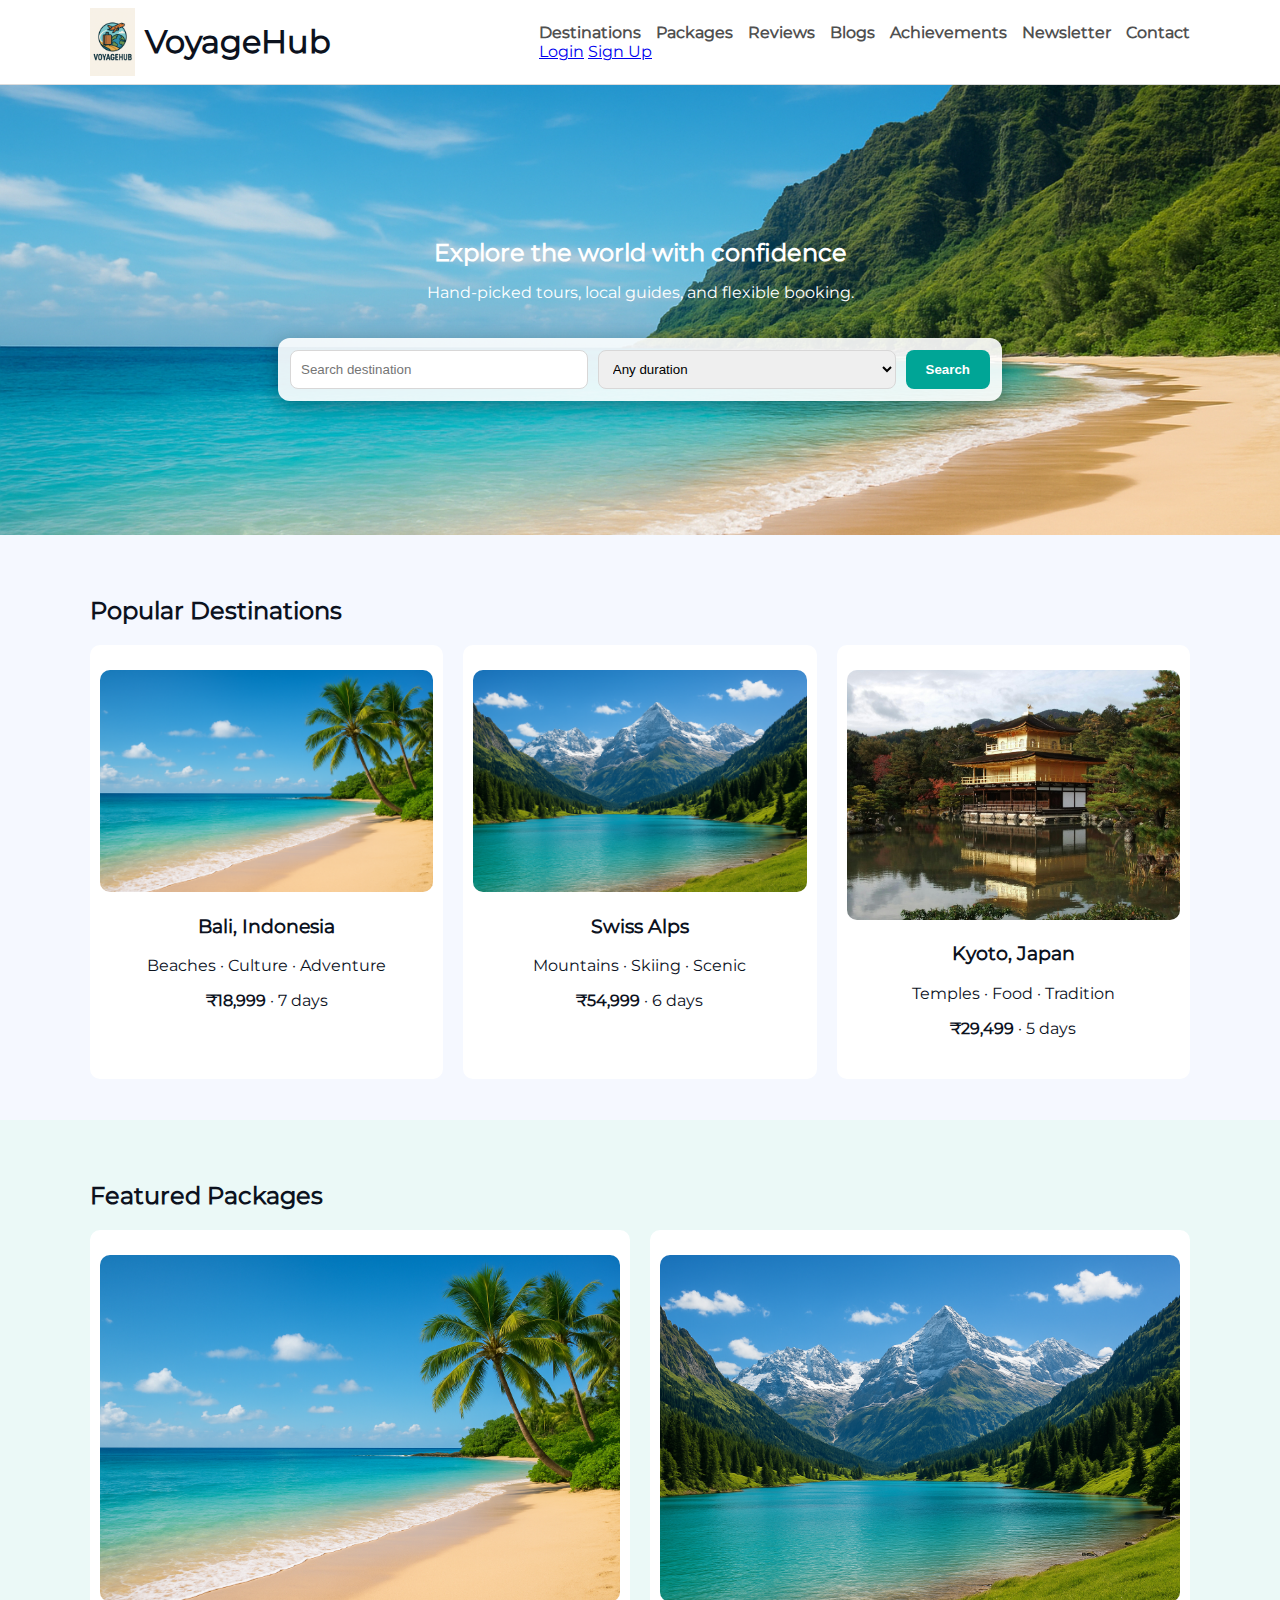
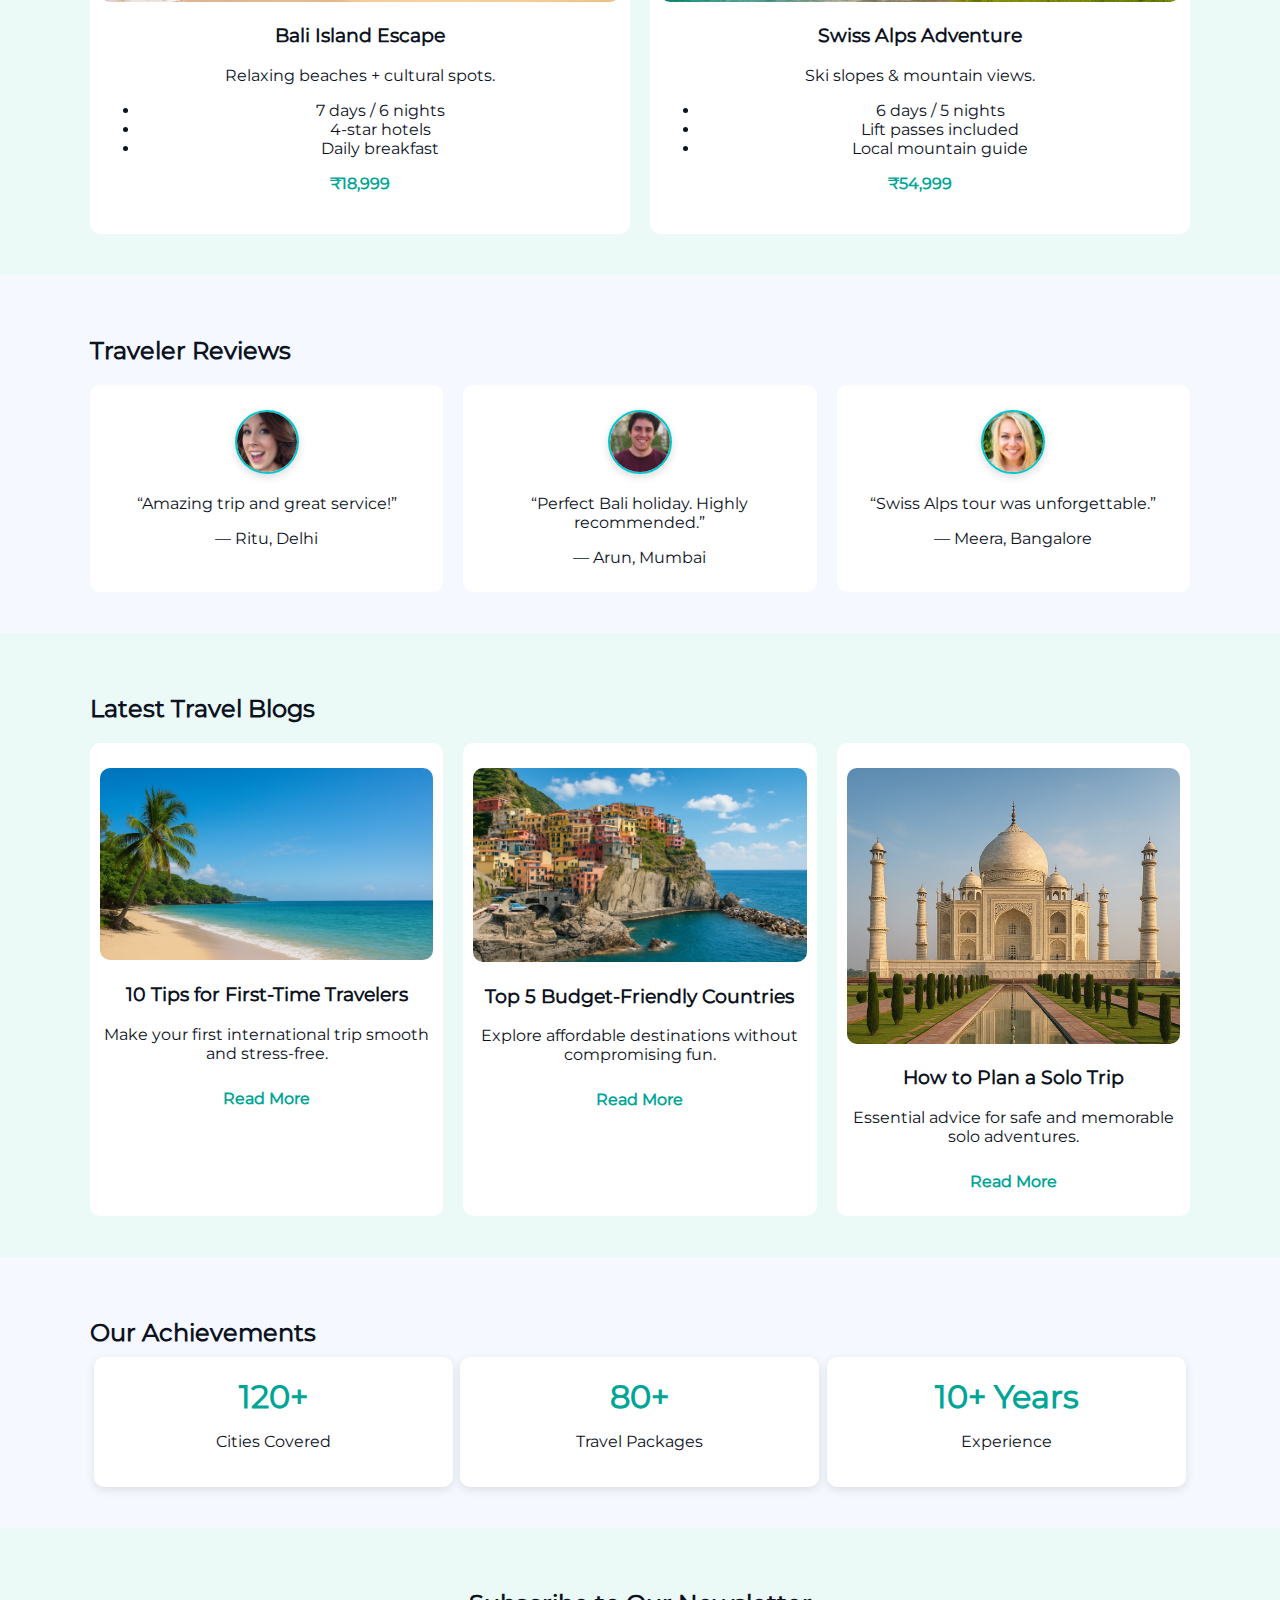
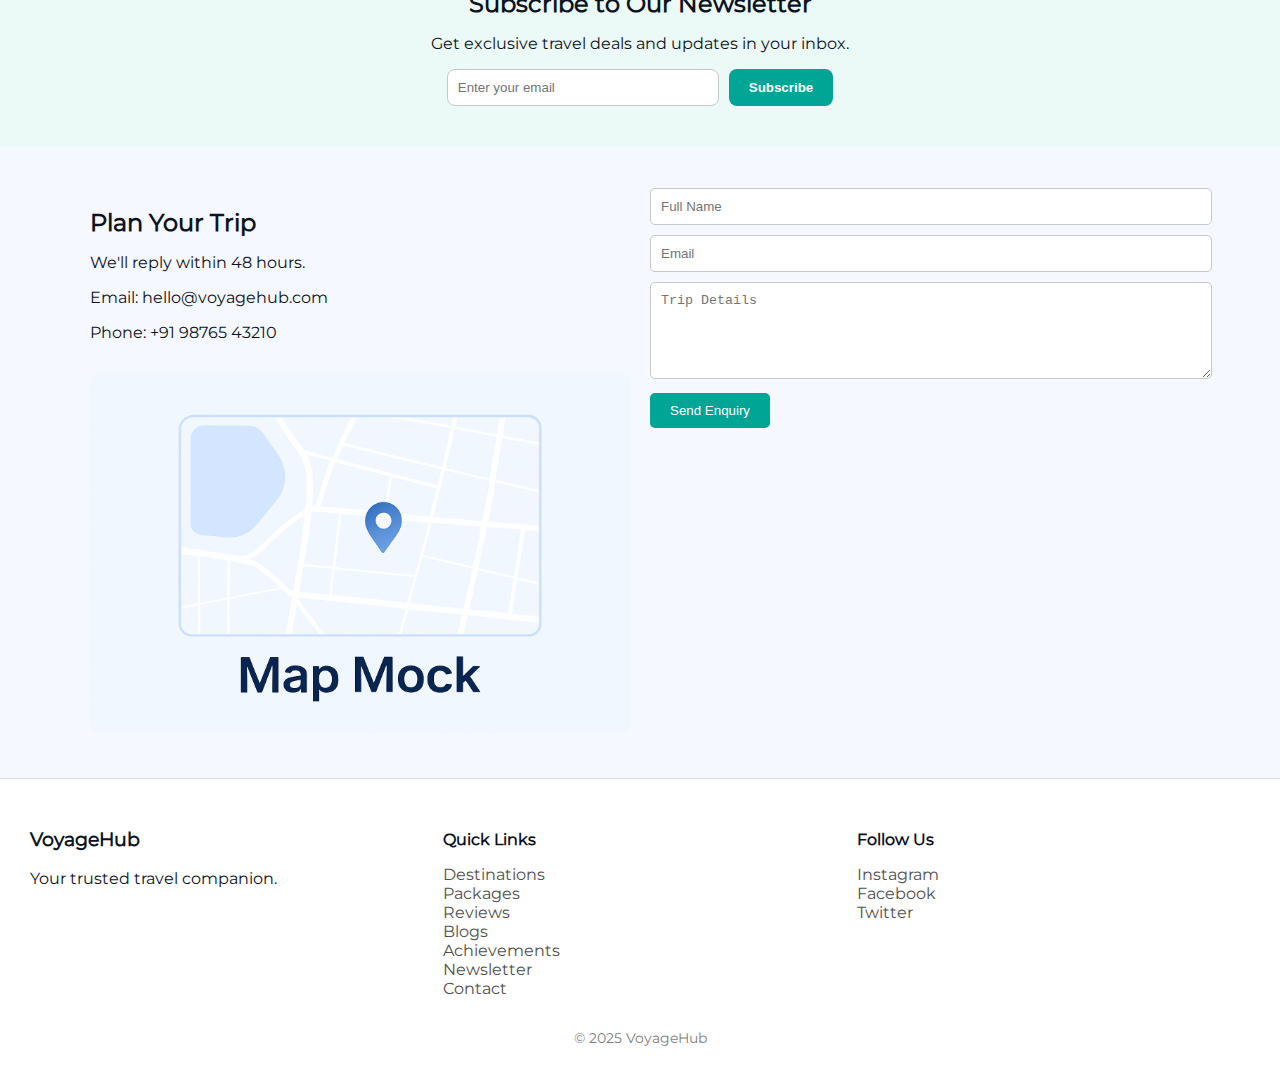
<file: Capstone Project/index.html>
<!DOCTYPE html>
<html lang="en">
  <head>
    <meta charset="UTF-8" />
    <meta name="viewport" content="width=device-width, initial-scale=1.0" />
    <title>VoyageHub - Travel Agency</title>

    <link rel="stylesheet" href="style.css" />
  </head>
  <body>
    <!-- HEADER -->
    <header class="header">
  <div class="container header-row">
    <div class="logo-row">
      <img src="logo.jpg" class="logo" alt="VoyageHub Logo" />
      <h1 class="brand">VoyageHub</h1>
    </div>

    <!-- NEW WRAPPER -->
    <div class="right-side">
      <nav class="nav">
        <a href="#destinations">Destinations</a>
        <a href="#packages">Packages</a>
        <a href="#reviews">Reviews</a>
        <a href="#blogs">Blogs</a>
        <a href="#stats">Achievements</a>
        <a href="#newsletter">Newsletter</a>
        <a href="#contact">Contact</a>
      </nav>

      <div class="auth-buttons">
        <a href="#" class="login-btn">Login</a>
        <a href="#" class="signup-btn">Sign Up</a>
      </div>
    </div>
  </div>
</header>

    <!-- HERO -->
    <section class="hero">
      <div class="hero-text">
        <h2>Explore the world with confidence</h2>
        <p>Hand-picked tours, local guides, and flexible booking.</p>
      </div>

      <form class="search-box">
        <input type="text" placeholder="Search destination" />
        <select>
          <option>Any duration</option>
          <option>3-5 days</option>
          <option>6-10 days</option>
          <option>10+ days</option>
        </select>
        <button type="submit">Search</button>
      </form>
    </section>

    <!-- DESTINATIONS -->
    <section id="destinations" class="section">
      <div class="container">
        <h2>Popular Destinations</h2>

        <div class="grid">
          <div class="card">
            <img src="tour1.jpg" alt="" />
            <h3>Bali, Indonesia</h3>
            <p class="sub">Beaches · Culture · Adventure</p>
            <p><b>₹18,999</b> · 7 days</p>
          </div>

          <div class="card">
            <img src="tour2.jpg" alt="" />
            <h3>Swiss Alps</h3>
            <p class="sub">Mountains · Skiing · Scenic</p>
            <p><b>₹54,999</b> · 6 days</p>
          </div>

          <div class="card">
            <img src="tour3.jpg" alt="" />
            <h3>Kyoto, Japan</h3>
            <p class="sub">Temples · Food · Tradition</p>
            <p><b>₹29,499</b> · 5 days</p>
          </div>
        </div>
      </div>
    </section>

    <!-- PACKAGES -->
    <section id="packages" class="section light">
      <div class="container">
        <h2>Featured Packages</h2>

        <div class="grid2">
          <div class="package">
            <div>
              <img src="tour1.jpg" alt="" />

              <h3>Bali Island Escape</h3>
              <p class="sub">Relaxing beaches + cultural spots.</p>
              <ul>
                <li>7 days / 6 nights</li>
                <li>4-star hotels</li>
                <li>Daily breakfast</li>
              </ul>
              <p class="price">₹18,999</p>
            </div>
          </div>
          <div class="package">
            <div>
              <img src="tour2.jpg" alt="" />
              <h3>Swiss Alps Adventure</h3>
              <p class="sub">Ski slopes & mountain views.</p>
              <ul>
                <li>6 days / 5 nights</li>
                <li>Lift passes included</li>
                <li>Local mountain guide</li>
              </ul>
              <p class="price">₹54,999</p>
            </div>
          </div>
        </div>
      </div>
    </section>

    <!-- REVIEWS -->
    <section id="reviews" class="section">
      <div class="container">
        <h2>Traveler Reviews</h2>

        <div class="grid">
          <div class="review">
            <img src="avatar1.jpg" class="avatar" alt="Ritu Avatar" />
            <p>“Amazing trip and great service!”</p>
            <span>— Ritu, Delhi</span>
          </div>

          <div class="review">
            <img src="avatar2.jpg" class="avatar" alt="Arun Avatar" />
            <p>“Perfect Bali holiday. Highly recommended.”</p>
            <span>— Arun, Mumbai</span>
          </div>

          <div class="review">
            <img src="avatar3.jpg" class="avatar" alt="Meera Avatar" />
            <p>“Swiss Alps tour was unforgettable.”</p>
            <span>— Meera, Bangalore</span>
          </div>
        </div>
      </div>
    </section>

    <!-- BLOG PREVIEWS -->
    <section id="blogs" class="section light">
      <div class="container">
        <h2>Latest Travel Blogs</h2>
        <div class="grid">
          <div class="card">
            <img src="blog1.jpg" alt="Blog 1" />
            <h3>10 Tips for First-Time Travelers</h3>
            <p>Make your first international trip smooth and stress-free.</p>
            <a href="#">Read More</a>
          </div>

          <div class="card">
            <img src="blog2.jpg" alt="Blog 2" />
            <h3>Top 5 Budget-Friendly Countries</h3>
            <p>Explore affordable destinations without compromising fun.</p>
            <a href="#">Read More</a>
          </div>

          <div class="card">
            <img src="blog3.jpg" alt="Blog 3" />
            <h3>How to Plan a Solo Trip</h3>
            <p>Essential advice for safe and memorable solo adventures.</p>
            <a href="#">Read More</a>
          </div>
        </div>
      </div>
    </section>

    <!-- STATS COUNTER -->
    <section id="stats" class="section">
      <div class="container">
        <h2>Our Achievements</h2>

        <div class="stats-row">
          <div class="stat-box">
            <span class="count">120+</span>
            <p>Cities Covered</p>
          </div>

          <div class="stat-box">
            <span class="count">80+</span>
            <p>Travel Packages</p>
          </div>

          <div class="stat-box">
            <span class="count">10+ Years</span>
            <p>Experience</p>
          </div>
        </div>
      </div>
    </section>

    <!-- NEWSLETTER SIGNUP -->
    <section id="newsletter" class="section light">
      <div class="container newsletter-box">
        <h2>Subscribe to Our Newsletter</h2>
        <p>Get exclusive travel deals and updates in your inbox.</p>

        <form class="newsletter-form">
          <input type="email" placeholder="Enter your email" required />
          <button type="submit">Subscribe</button>
        </form>
      </div>
    </section>

    <!-- CONTACT + MAP MOCK -->
    <section id="contact" class="section contact">
      <div class="container contact-grid">
        <div>
          <h2>Plan Your Trip</h2>
          <p class="sub">We'll reply within 48 hours.</p>
          <p>Email: hello@voyagehub.com</p>
          <p>Phone: +91 98765 43210</p>
          <img src="map.jpg" alt="Map Mock" class="map-mock" />
        </div>

        <form class="form">
          <input type="text" placeholder="Full Name" required />
          <input type="email" placeholder="Email" required />
          <textarea rows="5" placeholder="Trip Details" required></textarea>
          <button type="submit">Send Enquiry</button>
        </form>
      </div>
    </section>

    <!-- FOOTER -->
    <footer class="footer">
      <div class="footer-grid">
        <div>
          <h3>VoyageHub</h3>
          <p>Your trusted travel companion.</p>
        </div>

        <div>
          <h4>Quick Links</h4>
          <ul>
            <li><a href="#destinations">Destinations</a></li>
            <li><a href="#packages">Packages</a></li>
            <li><a href="#reviews">Reviews</a></li>
            <li><a href="#blogs">Blogs</a></li>
            <li><a href="#stats">Achievements</a></li>
            <li><a href="#newsletter">Newsletter</a></li>
            <li><a href="#contact">Contact</a></li>
          </ul>
        </div>

        <div>
          <h4>Follow Us</h4>
          <ul>
            <li><a href="#">Instagram</a></li>
            <li><a href="#">Facebook</a></li>
            <li><a href="#">Twitter</a></li>
          </ul>
        </div>
      </div>

      <p class="copy">© 2025 VoyageHub</p>
    </footer>
  </body>
</html>
</file>
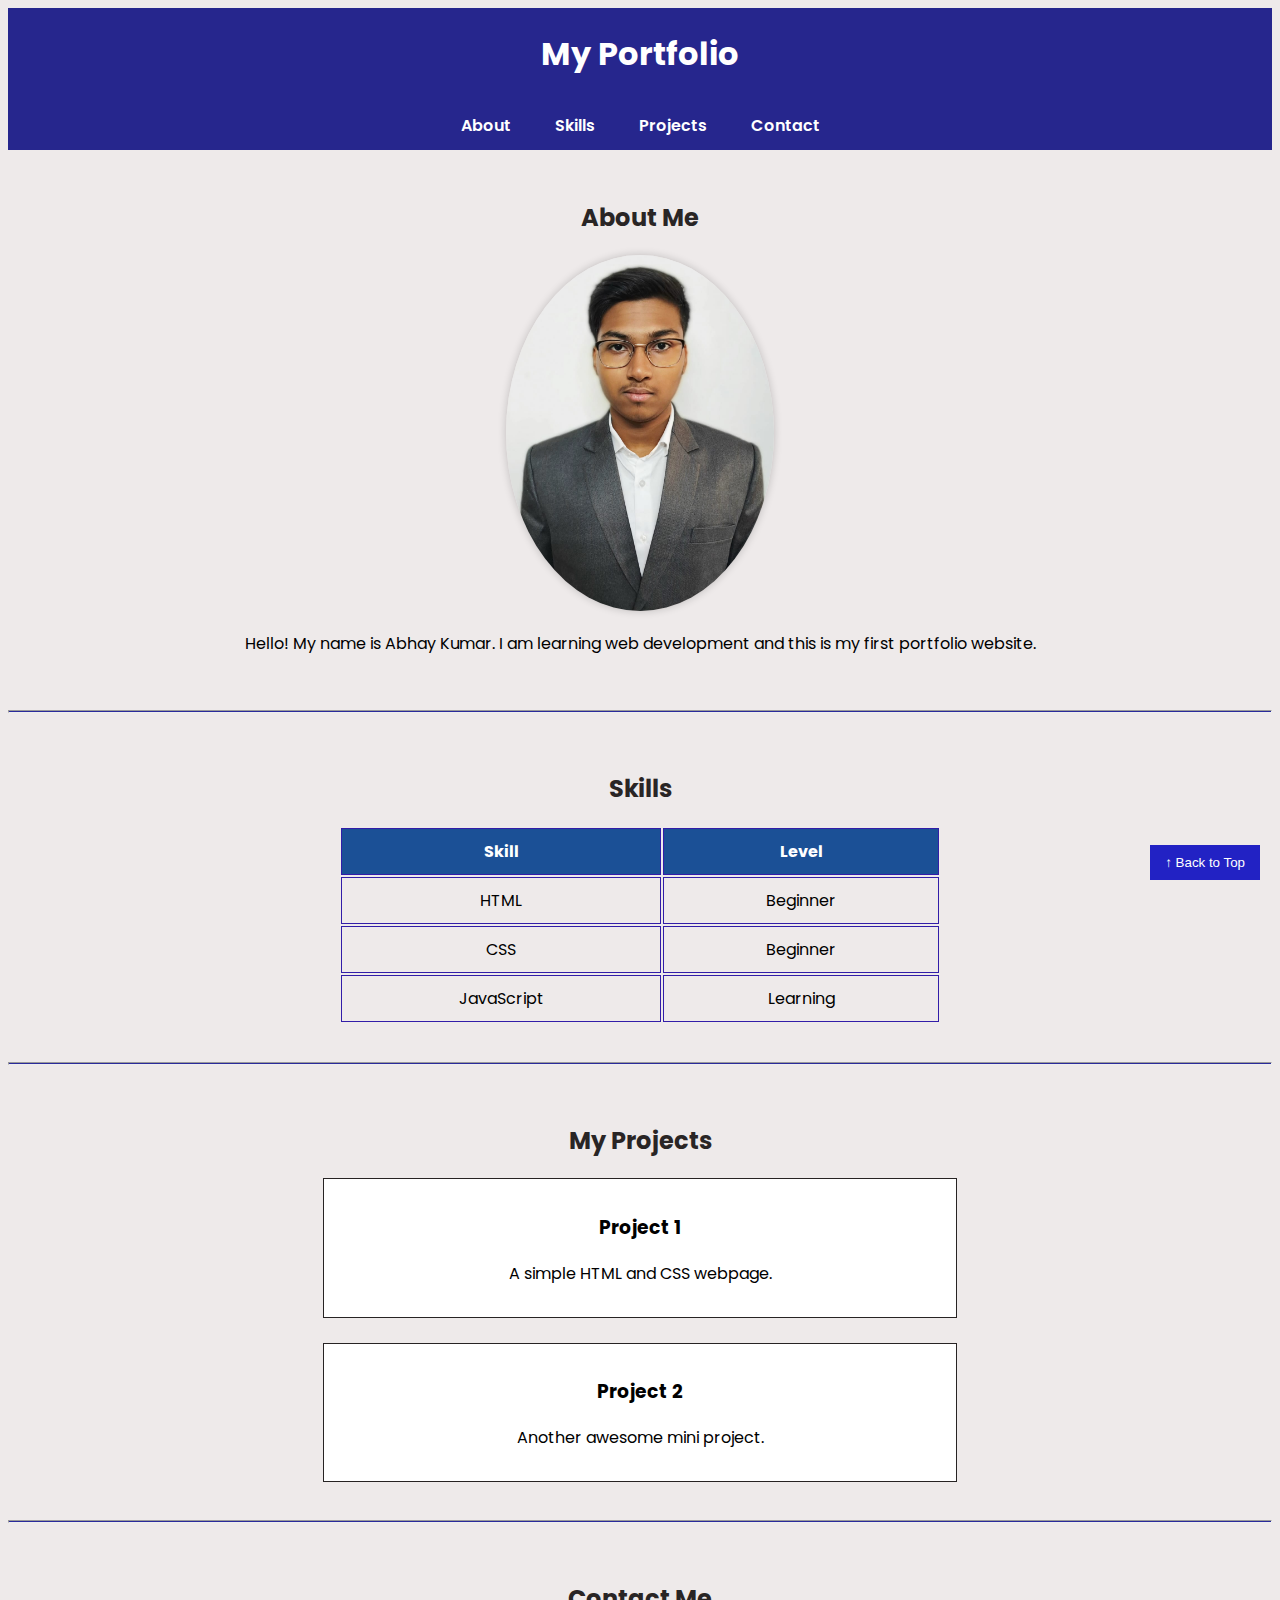
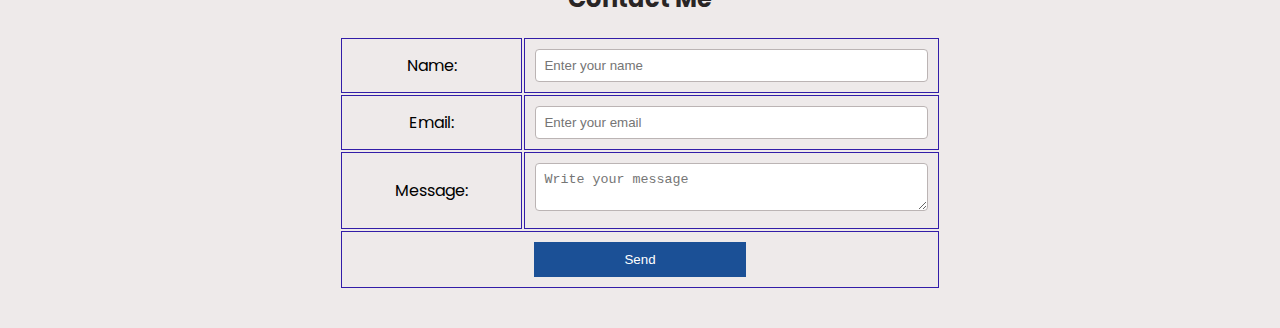
<file: Lab 2/index.html>
<!DOCTYPE html>
<html lang="en">
  <head>
    <meta charset="UTF-8" />
    <meta name="viewport" content="width=device-width, initial-scale=1.0" />
    <title>My Portfolio</title>
    <link rel="stylesheet" href="style.css" />
    <link
      href="https://fonts.googleapis.com/css2?family=Poppins:wght@400;600&display=swap"
      rel="stylesheet"
    />
  </head>

  <body>
    <!-- Header Section -->
    <header id="top">
      <h1>My Portfolio</h1>
    </header>

    <!-- Navigation Bar -->
    <nav>
      <a href="#about">About</a>
      <a href="#skills">Skills</a>
      <a href="#projects">Projects</a>
      <a href="#contact">Contact</a>
    </nav>

    <!-- About Section -->
    <section id="about">
      <h2>About Me</h2>
      <img src="image.jpeg" alt="My Photo" class="profile-img" />
      <p>
        Hello! My name is Abhay Kumar. I am learning web development and this is
        my first portfolio website.
      </p>
    </section>

    <hr />

    <!-- Skills Table -->
    <section id="skills">
      <h2>Skills</h2>
      <table align="center">
        <tr>
          <th>Skill</th>
          <th>Level</th>
        </tr>
        <tr>
          <td>HTML</td>
          <td>Beginner</td>
        </tr>
        <tr>
          <td>CSS</td>
          <td>Beginner</td>
        </tr>
        <tr>
          <td>JavaScript</td>
          <td>Learning</td>
        </tr>
      </table>
    </section>

    <hr />

    <!-- Projects Section -->
    <section id="projects">
      <h2>My Projects</h2>
      <section id="project1">
        <h3>Project 1</h3>
        <p>A simple HTML and CSS webpage.</p>
      </section>
      <br />
      <section id="project2">
        <h3>Project 2</h3>
        <p>Another awesome mini project.</p>
      </section>
    </section>
    <hr />

    <!-- Contact Form -->
    <section id="contact">
      <h2>Contact Me</h2>
      <table align="center">
        <form>
          <tr>
            <td><label for="name">Name:</label></td>
            <td>
              <input
                type="text"
                id="name"
                placeholder="Enter your name"
                required
              />
            </td>
          </tr>

          <tr>
            <td><label for="email">Email:</label></td>
            <td>
              <input
                type="email"
                id="email"
                placeholder="Enter your email"
                required
              />
            </td>
          </tr>

          <tr>
            <td><label for="message">Message:</label></td>
            <td>
              <textarea
                id="message"
                placeholder="Write your message"
              ></textarea>
            </td>
          </tr>

          <tr>
            <td colspan="2"><button type="submit">Send</button></td>
          </tr>
        </form>
      </table>
    </section>
    
    <button id="top-btn">↑ Back to Top</button>
  </body>
</html>
</file>
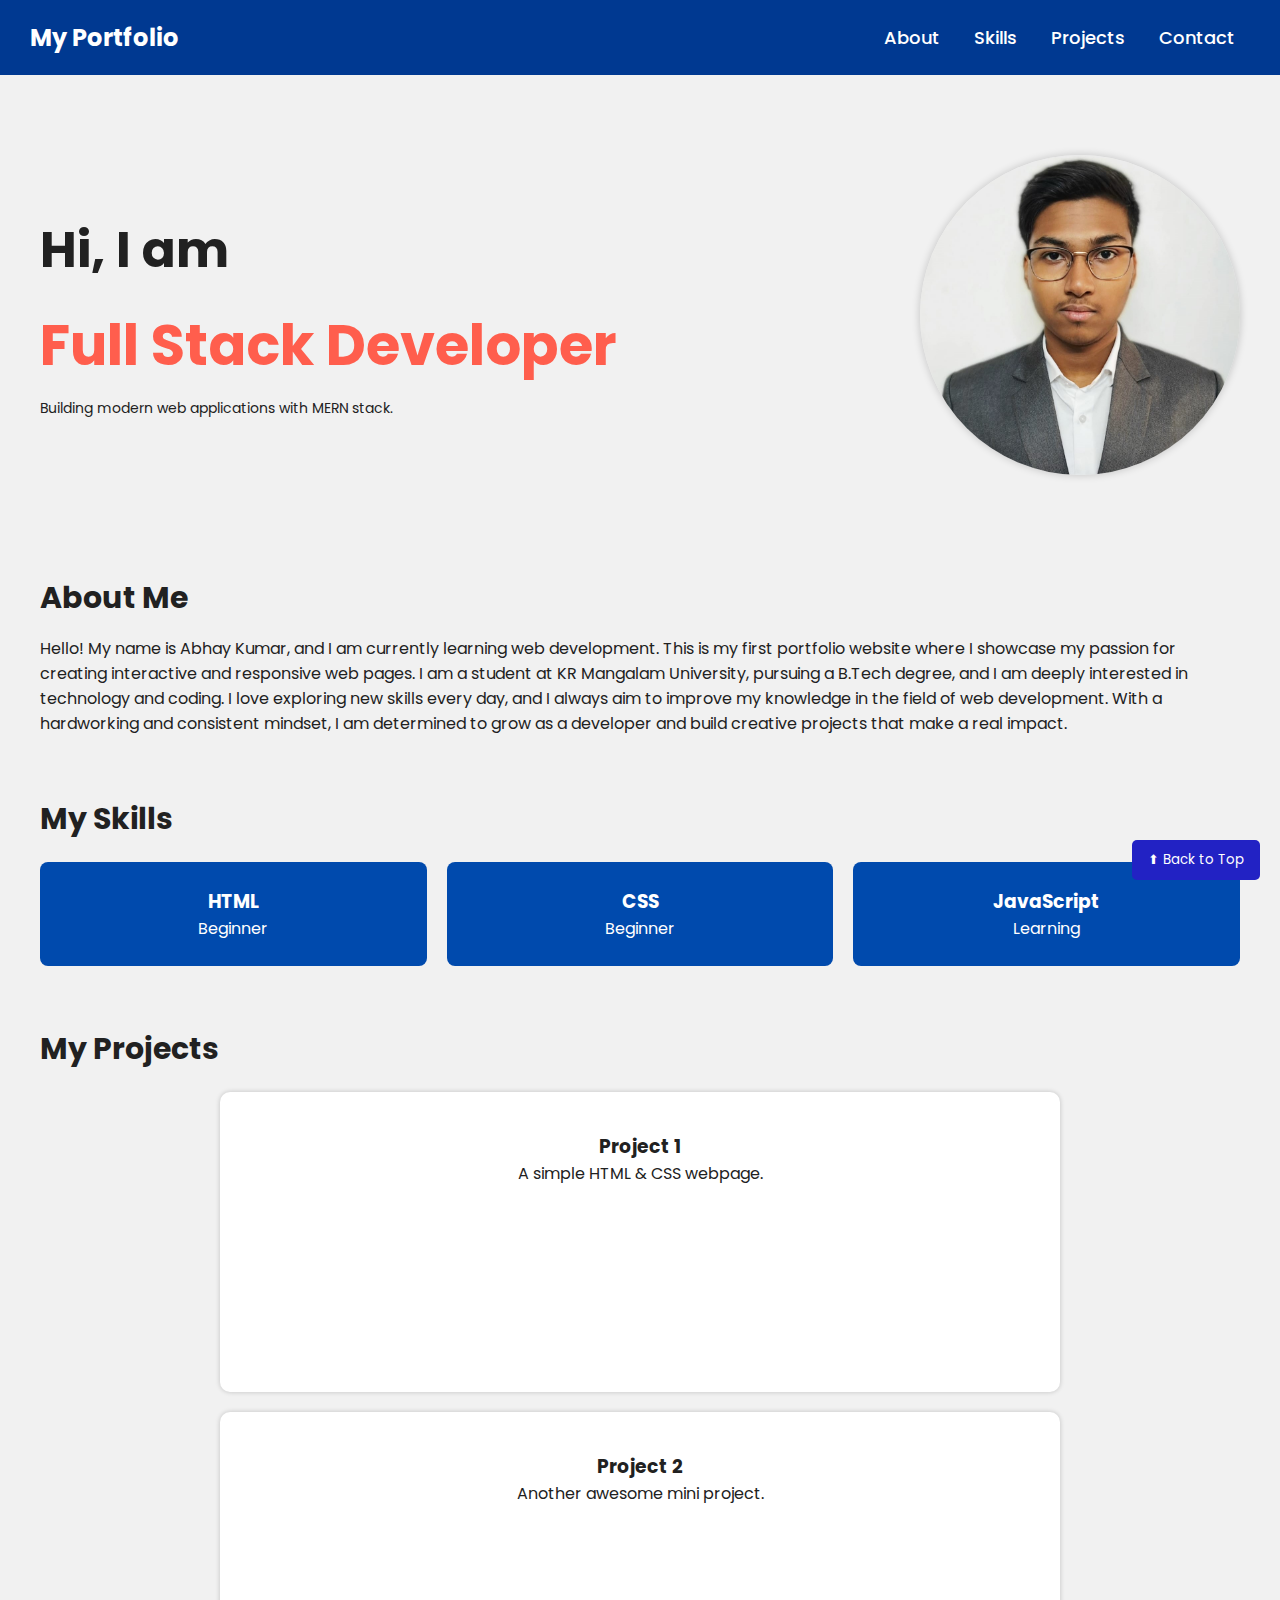
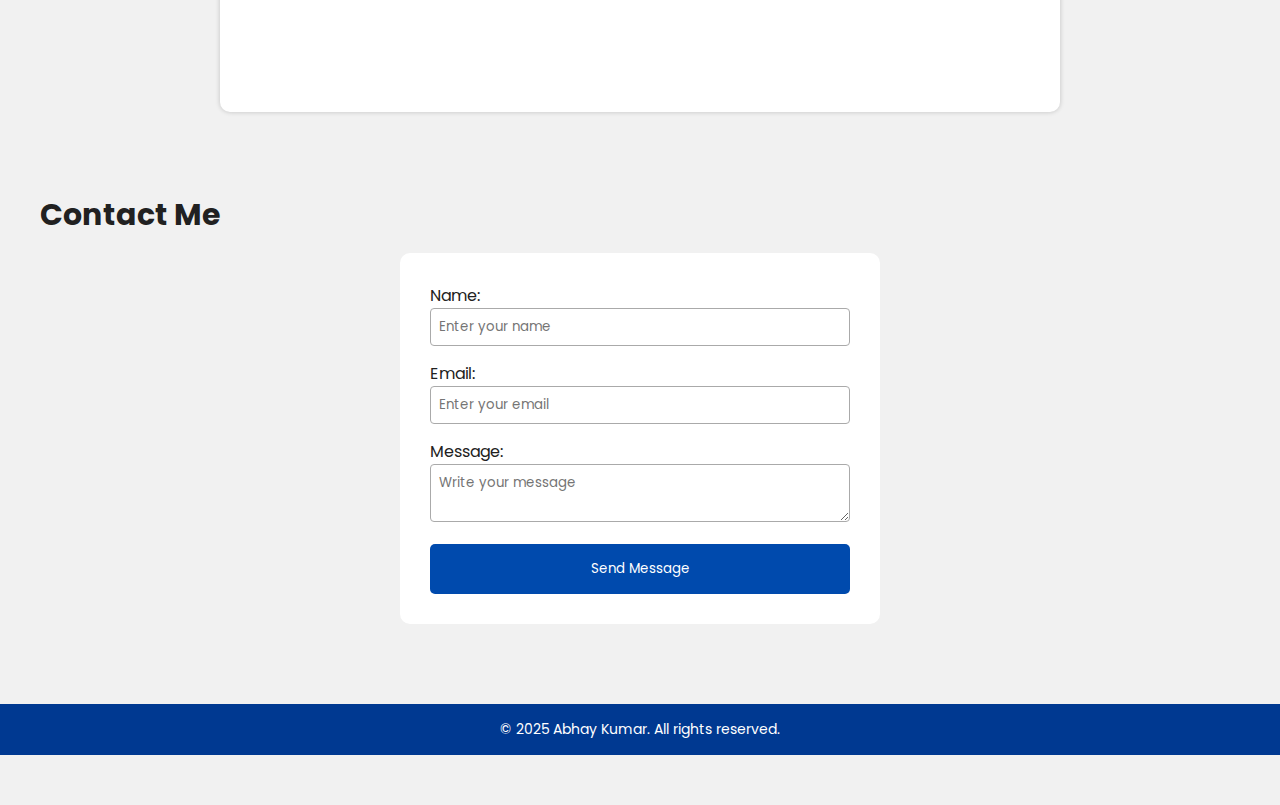
<file: Lab 3/index.html>
<!DOCTYPE html>
<html lang="en">
<head>
    <meta charset="UTF-8">
    <meta name="viewport" content="width=device-width, initial-scale=1.0">
    <title>My Portfolio</title>

    <!-- Google Font -->
    <link href="https://fonts.googleapis.com/css2?family=Poppins:wght@300;400;500;600;700&display=swap" rel="stylesheet">

    <link rel="stylesheet" href="style.css">
</head>
<body>

    <!-- HEADER -->
    <header class="header">
        <div class="logo">My Portfolio</div>
        <nav class="nav">
            <a href="#about">About</a>
            <a href="#skills">Skills</a>
            <a href="#projects">Projects</a>
            <a href="#contact">Contact</a>
        </nav>
    </header>

    <!-- HERO -->
    <section class="hero">
        <div class="hero-text">
            <h2 class="fade-in-up">Hi, I am</h2>

            <h3 class="animated-text">Full Stack Developer</h3>

            <p>Building modern web applications with MERN stack.</p>
        </div>

        <div class="hero-img" id ="profile-img">
            <img src="image.jpeg" alt="My Photo" class="profile-img" />
        </div>
    </section>

    <!-- ABOUT -->
    <section class="about" id="about">

        <h2>About Me</h2>
        <p>Hello! My name is Abhay Kumar, and I am currently learning web development. This is my first portfolio website where I showcase my passion for creating interactive and responsive web pages. I am a student at KR Mangalam University, pursuing a B.Tech degree, and I am deeply interested in technology and coding. I love exploring new skills every day, and I always aim to improve my knowledge in the field of web development. With a hardworking and consistent mindset, I am determined to grow as a developer and build creative projects that make a real impact.</p>
        
    </section>

   
    <!-- Skills Section -->
    <section class="skills" id="skills">
        <h2>My Skills</h2>

        <div class="skill-boxes">
            <div class="skill-card">
                <h3>HTML</h3>
                <p>Beginner</p>
            </div>

            <div class="skill-card">
                <h3>CSS</h3>
                <p>Beginner</p>
            </div>

            <div class="skill-card">
                <h3>JavaScript</h3>
                <p>Learning</p>
            </div>
        </div>
    </section>

    <!-- PROJECTS -->
    <section class="projects" id="projects">
        <h2 class="section-title">My Projects</h2>

        <div class="projects-grid">
            <div class="project-card">
                <h3>Project 1</h3>
                <p>A simple HTML & CSS webpage.</p>
            </div>
            
            <div class="project-card">
                <h3>Project 2</h3>
                <p>Another awesome mini project.</p>
            </div>
        </div>
    </section>

    <!-- CONTACT -->
    <section class="contact" id="contact">
        <h2 class="section-title">Contact Me</h2>

        <form class="contact-form">
            <label>Name:</label>
            <input type="text" placeholder="Enter your name" required>
            <br>
            <label>Email:</label>
            <input type="email" placeholder="Enter your email" required>
            <br>
            <label>Message:</label>
            <textarea placeholder="Write your message" required></textarea>
            <br>
            <button type="submit" class="btn">Send Message</button>
        </form>
    </section>

    <!-- FOOTER -->
    <footer class="footer">
        <p>© 2025 Abhay Kumar. All rights reserved.</p>
    </footer>
    <br>
    <br>
    <button id="top-btn">⬆ Back to Top</button>

</body>
</html>
</file>
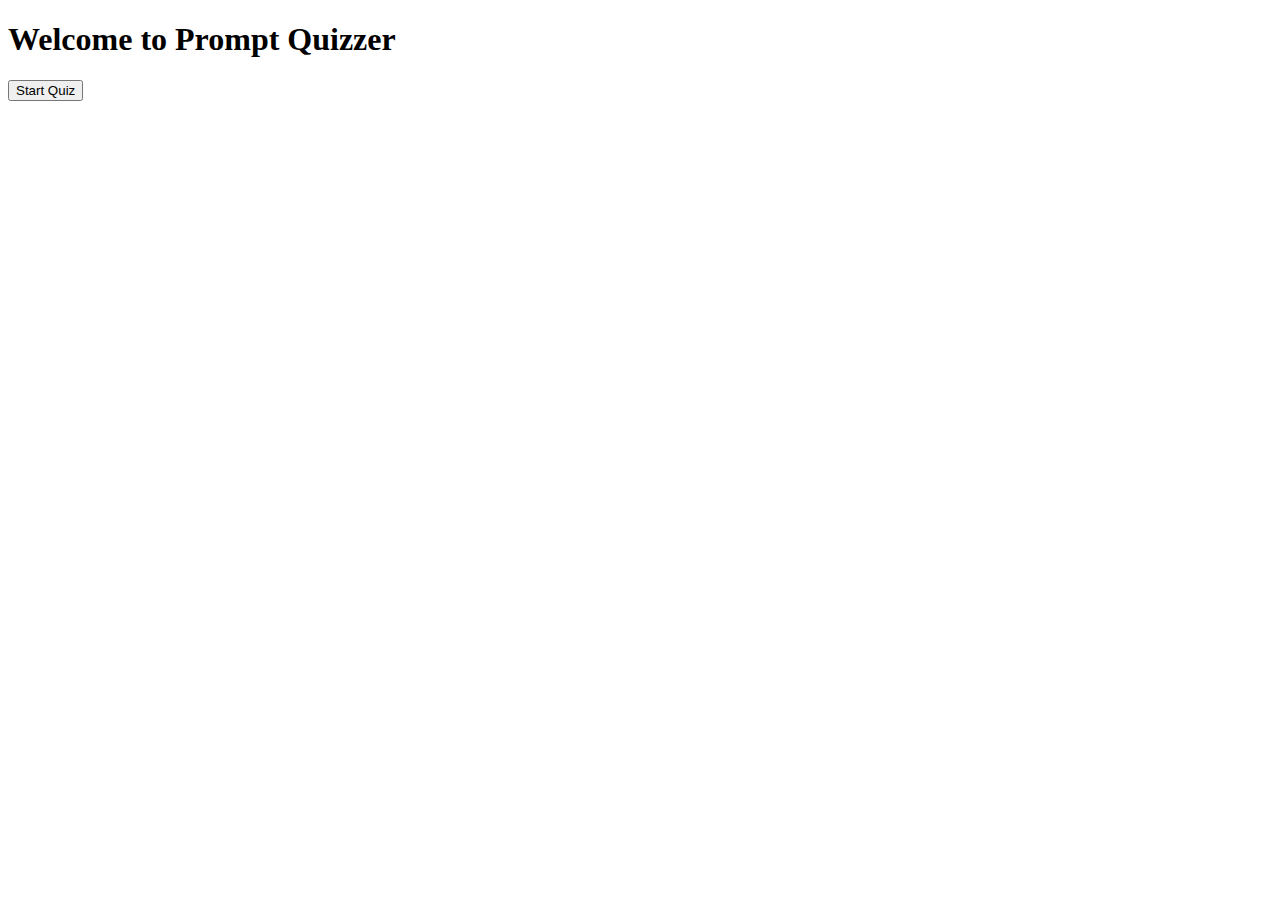
<file: Lab 4/index.html>
<!DOCTYPE html>
<html lang="en">
<head>
    <meta charset="UTF-8" />
    <meta name="viewport" content="width=device-width, initial-scale=1.0" />
    <title>Prompt Quizzer</title>
</head>
<body>
    <h1>Welcome to Prompt Quizzer</h1>
    <button onclick="runQuiz()">Start Quiz</button>
    <script src="quiz.js"></script>
</body>
</html>
</file>
<file: Capstone Project/style.css>
/* BASIC SETUP */
body {
  margin: 0;
  font-family: "MyFont";
  background: rgb(245, 248, 255);
  color: rgb(12, 18, 30);
}
@font-face {
  font-family: "MyFont";
  src: url("Montserrat-Regular.ttf") format("truetype");
}
.container {
  max-width: 1100px;
  margin: auto;
  padding: 1px;
}
.section {
  padding: 40px 0;
}
.light {
  background: rgb(235, 249, 247);
}
h2 {
  margin-bottom: 10px;
}

/* HEADER */
.header {
  background: rgb(255, 255, 255);
  border-bottom: 1px solid rgb(220, 220, 220);
  position: sticky;
  top: 0;
  z-index: 100;
}

.header-row {
  display: flex;
  justify-content: space-between;
  align-items: center;
  flex-wrap: wrap;
}

.logo-row {
  display: flex;
  align-items: center;
  gap: 10px;
}

.logo {
  width: 45px;
}

/* NAV */
.nav {
  display: flex;
  gap: 15px;
  flex-wrap: wrap;
}

.nav a {
  text-decoration: none;
  color: rgb(80, 80, 80);
  font-weight: bold;
}
.nav a:hover {
  color: rgb(0, 170, 160);
}

/* HERO */
.hero {
  background: url("hero.jpg") center/cover no-repeat;
  height: 450px;
  display: flex;
  flex-direction: column;
  justify-content: center;
  align-items: center;
  text-align: center;
  color: white;
  position: relative;
}
.hero-center {
  width: 100%;
  max-width: 700px;
}
section {
  scroll-margin-top: 50px;
}
.search-box {
  margin-top: 20px;
  display: flex;
  gap: 10px;
  background: rgba(255, 255, 255, 0.9);
  padding: 12px;
  border-radius: 12px;
  box-shadow: 0 6px 20px rgba(0, 0, 0, 0.3);
  width: 100%;
  max-width: 700px;
}

.search-box input,
.search-box select {
  flex: 1;
  padding: 10px;
  border-radius: 8px;
  border: 1px solid rgb(216, 215, 215);
}

.search-box button {
  padding: 10px 20px;
  background: rgb(0, 165, 150);
  color: white;
  border: none;
  border-radius: 8px;
  font-weight: bold;
}

/* GRID */
.grid {
  display: flex;
  gap: 20px;
  margin-top: 20px;
}
.grid2 {
  display: flex;
  gap: 20px;
  margin-top: 20px;
}
/* DESTINATION CARDS */
.card {
  width: 35%;
  padding: 25px 10px;
  text-align: center;
  border-radius: 8px;
  transition: 0.3s;
  background: white;
  border-radius: 10px;
}
.card:hover {
  transform: translateY(-4px);
  box-shadow: 0 4px 12px rgba(0, 0, 0, 0.1);
}
.card img {
  width: 100%;
  border-radius: 10px;
}
/* PACKAGES */
.package {
  width: 50%;
  padding: 25px 10px;
  text-align: center;
  border-radius: 8px;
  transition: 0.3s;
  background: white;
  border-radius: 10px;
}
.package:hover {
  transform: translateY(-4px);
  box-shadow: 0 4px 12px rgba(0, 0, 0, 0.1);
}
.package img {
  width: 100%;
  border-radius: 10px;
}
.price {
  font-weight: bold;
  color: rgb(0, 165, 150);
}
/* Avatars */
.avatar {
  width: 60px;
  height: 60px;
  border-radius: 100%;
  object-fit: cover;
  border: 2px solid rgb(1, 200, 207);
  box-shadow: 0 3px 8px rgba(0, 0, 0, 0.15);
}
.review {
  width: 35%;
  padding: 25px 10px;
  text-align: center;
  border-radius: 8px;
  transition: 0.3s;
  background: white;
  border-radius: 10px;
}
.review:hover {
  transform: translateY(-4px);
  box-shadow: 0 4px 12px rgba(0, 0, 0, 0.1);
}

/* BLOG PREVIEW */
#blogs .card a {
  display: inline-block;
  margin-top: 10px;
  color: rgb(0, 165, 150);
  font-weight: bold;
  text-decoration: none;
}
#blogs .card a:hover {
  text-decoration: underline;
}

/* STATS COUNTER */
#stats .stats-row {
  display: flex;
  justify-content: space-around;
  text-align: center;
  flex-wrap: wrap;
}
.stat-box {
  background: white;
  padding: 20px;
  width: 29%;
  border-radius: 10px;
  box-shadow: 0 3px 10px rgba(0, 0, 0, 0.1);
}
.stat-box .count {
  font-size: 32px;
  font-weight: bold;
  color: rgb(0, 165, 150);
}

/* NEWSLETTER */
.newsletter-box {
  text-align: center;
}

.newsletter-form {
  margin-top: 15px;
  display: flex;
  justify-content: center;
  gap: 10px;
  flex-wrap: wrap;
}

.newsletter-form input {
  padding: 10px;
  border-radius: 8px;
  border: 1px solid rgb(200, 200, 200);
  width: 250px;
}

.newsletter-form button {
  padding: 10px 20px;
  background: rgb(0, 165, 150);
  color: white;
  border: none;
  border-radius: 8px;
  font-weight: bold;
}

/* MAP MOCK */
.map-mock {
  width: 100%;
  border-radius: 10px;
  margin-top: 15px;
}
/* CONTACT */
.contact-grid {
  display: grid;
  gap: 20px;
  grid-template-columns: repeat(auto-fit, minmax(300px, 1fr));
}

.form input,
.form textarea {
  width: 100%;
  padding: 10px;
  margin-bottom: 10px;
  border-radius: 5px;
  border: 1px solid rgb(200, 200, 200);
}
.form button {
  padding: 10px 20px;
  background: rgb(0, 165, 150);
  color: white;
  border: none;
  border-radius: 5px;
}
/* FOOTER */
.footer {
  padding: 30px;
  background: white;
  border-top: 1px solid rgb(220, 220, 220);
}

.footer-grid {
  display: grid;
  grid-template-columns: repeat(auto-fit, minmax(200px, 1fr));
  gap: 20px;
  text-align: left;
}

.footer-grid h4 {
  margin-bottom: 8px;
}

.footer-grid ul {
  list-style: none;
  padding: 0;
}
.footer-grid ul li a {
  text-decoration: none;
  color: rgb(80, 80, 80);
}
.footer-grid ul li a:hover {
  color: rgb(0, 165, 150);
}

.copy {
  margin-top: 15px;
  text-align: center;
  font-size: 14px;
  color: gray;
}

/* RESPONSIVE */
@media (max-width: 900px) {
  .card,
  .package {
    width: 48%;
  }

  .stat-box {
    width: 45%;
  }
}

@media (max-width: 600px) {
  .card,
  .package,
  .stat-box {
    width: 100%;
  }

  .search-box {
    flex-direction: column;
  }

  .newsletter-form {
    flex-direction: column;
  }

  .newsletter-form button {
    width: 100%;
  }
}
</file>
<file: Lab 2/style.css>
/* ==========================
   Global Styles
========================== */
body {
  font-family: "Poppins", sans-serif;
  background-color: rgb(238, 234, 234);
  color: black;
}

/* ==========================
   Header
========================== */
header {
  background-color: rgb(38, 38, 141);
  color: white;
  text-align: center;
  padding: 1px 1px;
}

/* ==========================
   Navigation Bar
========================== */
nav {
  background-color: rgb(38, 38, 141);
  text-align: center;
  padding: 12px;
  position: sticky;
  top: 0;
}

nav a {
  color: white;
  padding: 10px 15px;
  margin: 0 5px;
  font-weight: 600;
  text-decoration: none;
}

nav a:hover {
  background-color: #168aad;
  border-radius: 4px;
}

/* ==========================
   Sections
========================== */
section {
  background-color: rgb(238, 234, 234);
  padding: 30px;
  text-align: center;
}

h2 {
  color: rgb(41, 37, 37);
}
/* ==========================
   Project Boxes
========================== */
#project1 {
  margin: 0 auto;
  padding: 15px;
  border: 1px solid rgb(39, 35, 35);
  width: 50%;
  background-color: white;
}
#project2 {
  margin: 0 auto;
  padding: 15px;
  border: 1px solid rgb(39, 35, 35);
  width: 50%;
  background-color: white;
}

/* ==========================
   Profile Image
========================== */
.profile-img {
  width: 268px;
  height: auto;
  border-radius: 50%;
  display: block;
  margin: 20px auto;
  box-shadow: 0 0 8px rgba(0, 0, 0, 0.2);
}

/* ==========================
   Skills Table
========================== */
table {
  width: 50%;
  margin-top: 20px;
}

th,
td {
  border: 1px solid rgb(50, 29, 168);
  padding: 10px;
  text-align: center;
}

th {
  background-color: rgb(27, 80, 150);
  color: white;
}

/* ==========================
   Buttons
========================== */
button {
  background-color: rgb(27, 80, 150);
  color: white;
  border: none;
  padding: 10px 90px;
}

button:hover {
  background-color: rgb(37, 37, 180);
}

/* ==========================
   Form Inputs
========================== */
input,
textarea {
  width: 100%;
  padding: 8px;
  border: 1px solid rgb(187, 180, 180);
  border-radius: 4px;
  box-sizing: border-box;
}

/* ==========================
   Fixed Back to Top Button
========================== */
#top-btn {
  position: fixed;
  bottom: 20px;
  right: 20px;
  background-color: rgb(34, 34, 196);
  color: white;
  padding: 10px 15px;
}

/* ==========================
   Horizontal Line Styling
========================== */
hr {
  height: 1px;
  background-color: rgb(42, 42, 155);
}
</file>
<file: Lab 3/style.css>
/* ---------------- GLOBAL STYLE ---------------- */
* {
    margin: 0;
    padding: 0;
    box-sizing: border-box;
    font-family: 'Poppins', sans-serif;
}

body {
    background-color: rgb(241, 241, 241);
    color: rgb(33, 33, 33);
}

/* ---------------- NAVBAR ---------------- */
header {
    background-color: rgb(0, 57, 145);
    padding: 20px 30px;
    display: flex;
    justify-content: space-between;
    align-items: center;
    color: rgb(255, 255, 255);
    position: sticky;
    top: 0;
    width: 100%;
}
.logo{
    font-size: 24px;
    font-weight: 700;
}

nav a {
    margin: 0;
    padding: 20px 15px;
    box-sizing: border-box;
    font-family: 'Poppins', sans-serif;
    text-decoration: none;
    color: rgb(255, 255, 255);
    font-size: 18px;
    font-weight: 500;
    justify-content: center;
}

header h1 {
    font-size: 22px;
    font-weight: 600;
}

nav a:hover {
  background-color: rgb(2, 126, 175);
  border-radius: 4px;
}

/* ---------------- HERO SECTION ---------------- */
.hero {
    display: flex;
    justify-content: space-between;
    align-items: center;
    padding: 60px 40px;
}

.hero-text h2 {
    font-size: 50px;
    font-weight: 700;
}

.hero-text h3 {
    font-size: 56px;
    color: rgb(255, 94, 77); /* orange heading */
    font-weight: 700;
}

.hero-text p {
    margin-top: 10px;
    font-size: 14px;
}

.hero img {
    width: 320px;
}

/* ---------------- ABOUT SECTION ---------------- */
section {
    padding: 20px 40px;
    scroll-margin-top: 50px;
}

section h2 {
    margin-bottom: 15px;
    font-size: 30px;
}

/* ---------------- SKILLS ---------------- */
.skills {
    padding: 40px;
}

.skill-boxes {
    display: flex;
    gap: 20px;
    margin-top: 20px;
}

.skill-card {
    background: #004aad;
    color: white;
    width: 35%;
    padding: 25px 10px;
    text-align: center;
    border-radius: 8px;
    transition: 0.3s;
}

.skill-card:hover {
    transform: translateY(-4px);
    background-color: rgb(0, 62, 147);
}
section {
    scroll-margin-top: 50px;
}
/* ---------------- PROJECTS ---------------- */
.projects-container {
    margin-top: 25px;
    display: grid;
    grid-template-columns: 1fr;
    /* gap: 30px; */
}
.project-card {
    background: white;
    padding: 40px;
    margin: 20px auto;
    width: 70%;
    height: 300px;
    border-radius: 10px;
    text-align: center;
    box-shadow: 0 0 5px rgba(0,0,0,0.2);
}

.project-card:hover {
    transform: translateY(-4px);
    box-shadow: 0 4px 12px rgba(0, 0, 0, 0.1);
}

/* ---------------- CONTACT FORM ---------------- */
.contact {
    padding: 40px;
}

.contact form {
    background: white;
    padding: 30px;
    width: 40%;
    margin: 0 auto;
    border-radius: 10px;
}

.contact input,
.contact textarea {
    width: 100%;
    padding: 8px;
    margin-bottom: 15px;
    border: 1px solid #aaa;
    border-radius: 4px;
}
button {
    padding: 15px;
    background: #004aad;
    border: none;
    color: white;
    cursor: pointer;
    border-radius: 5px;
    width: 100%;
}
button:hover {
    background-color: rgb(0, 62, 147);
}

/* ---------------- FOOTER ---------------- */
footer {
    margin-top: 40px;
    text-align: center;
    padding: 15px;
    background-color: rgb(0, 57, 145);
    color: white;
    font-size: 14px;
}

#top-btn{
    width: 10%;
    position: fixed;
    bottom: 20px;
    right: 20px;
    background-color: rgb(34, 34, 196);
    color: white;
    padding: 10px 15px;
    border: none;
    border-radius: 5px;
    cursor: pointer;
}


/* ---------------- RESPONSIVE ---------------- */
@media (max-width: 900px) {
    .hero {
        flex-direction: column;
        text-align: center;
        gap: 20px;
    }

    .hero img {
        width: 250px;
    }
}

@media (max-width: 600px) {
    header {
        flex-direction: column;
        gap: 10px;
    }

    nav ul {
        gap: 15px;
    }

    .hero-text h2,
    .hero-text h3 {
        font-size: 34px;
    }
}
/* Color Changing Animation */
@keyframes colorChange {
    0%   { color: rgb(255, 94, 77); }     /* Orange */
    50%  { color: rgb(0, 73, 173); }      /* Blue */
    100% { color: rgb(255, 94, 77); }     /* Orange */
}

.animated-text {
    animation: colorChange 3s infinite ease-in-out;
}

/* Profile Image */

.profile-img {
  border-radius: 100%;
  display: block;
  margin: 20px auto;
  box-shadow: 0 0 8px rgba(0, 0, 0, 0.2);
}
</file>
